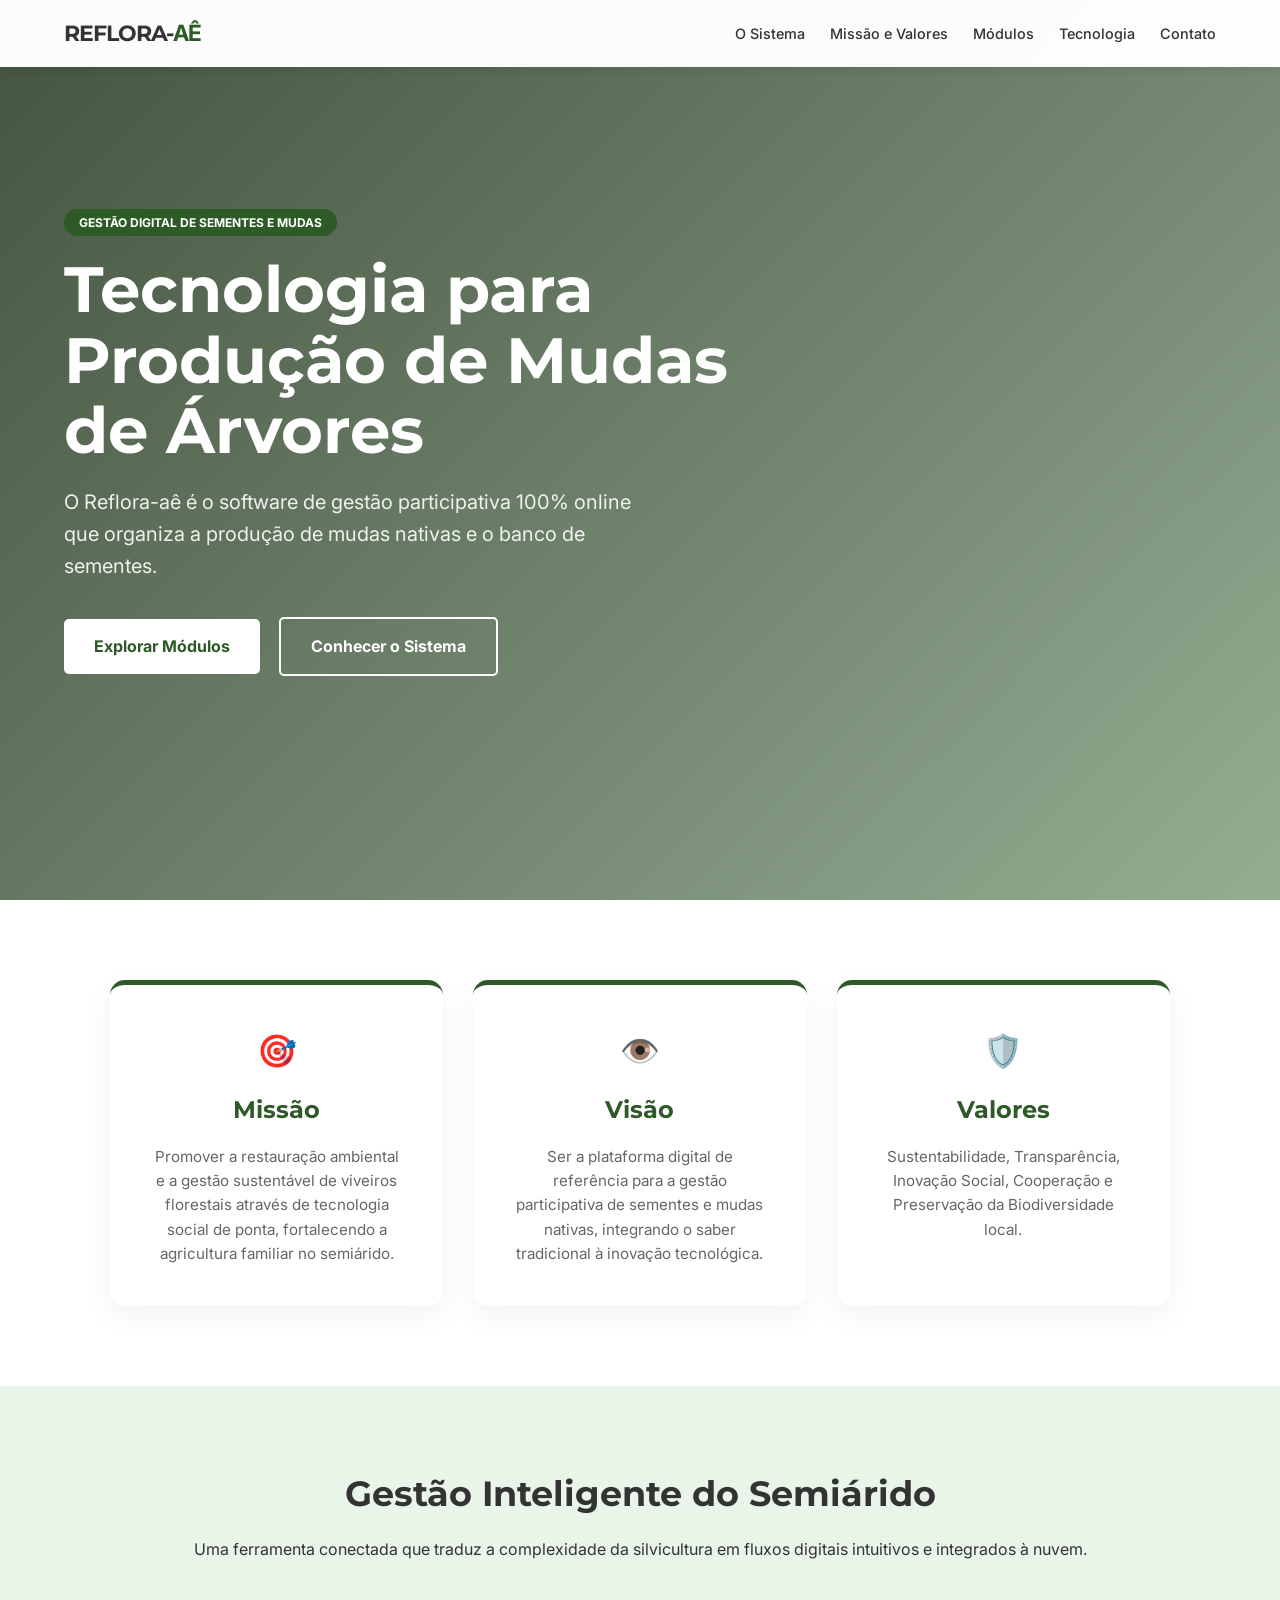
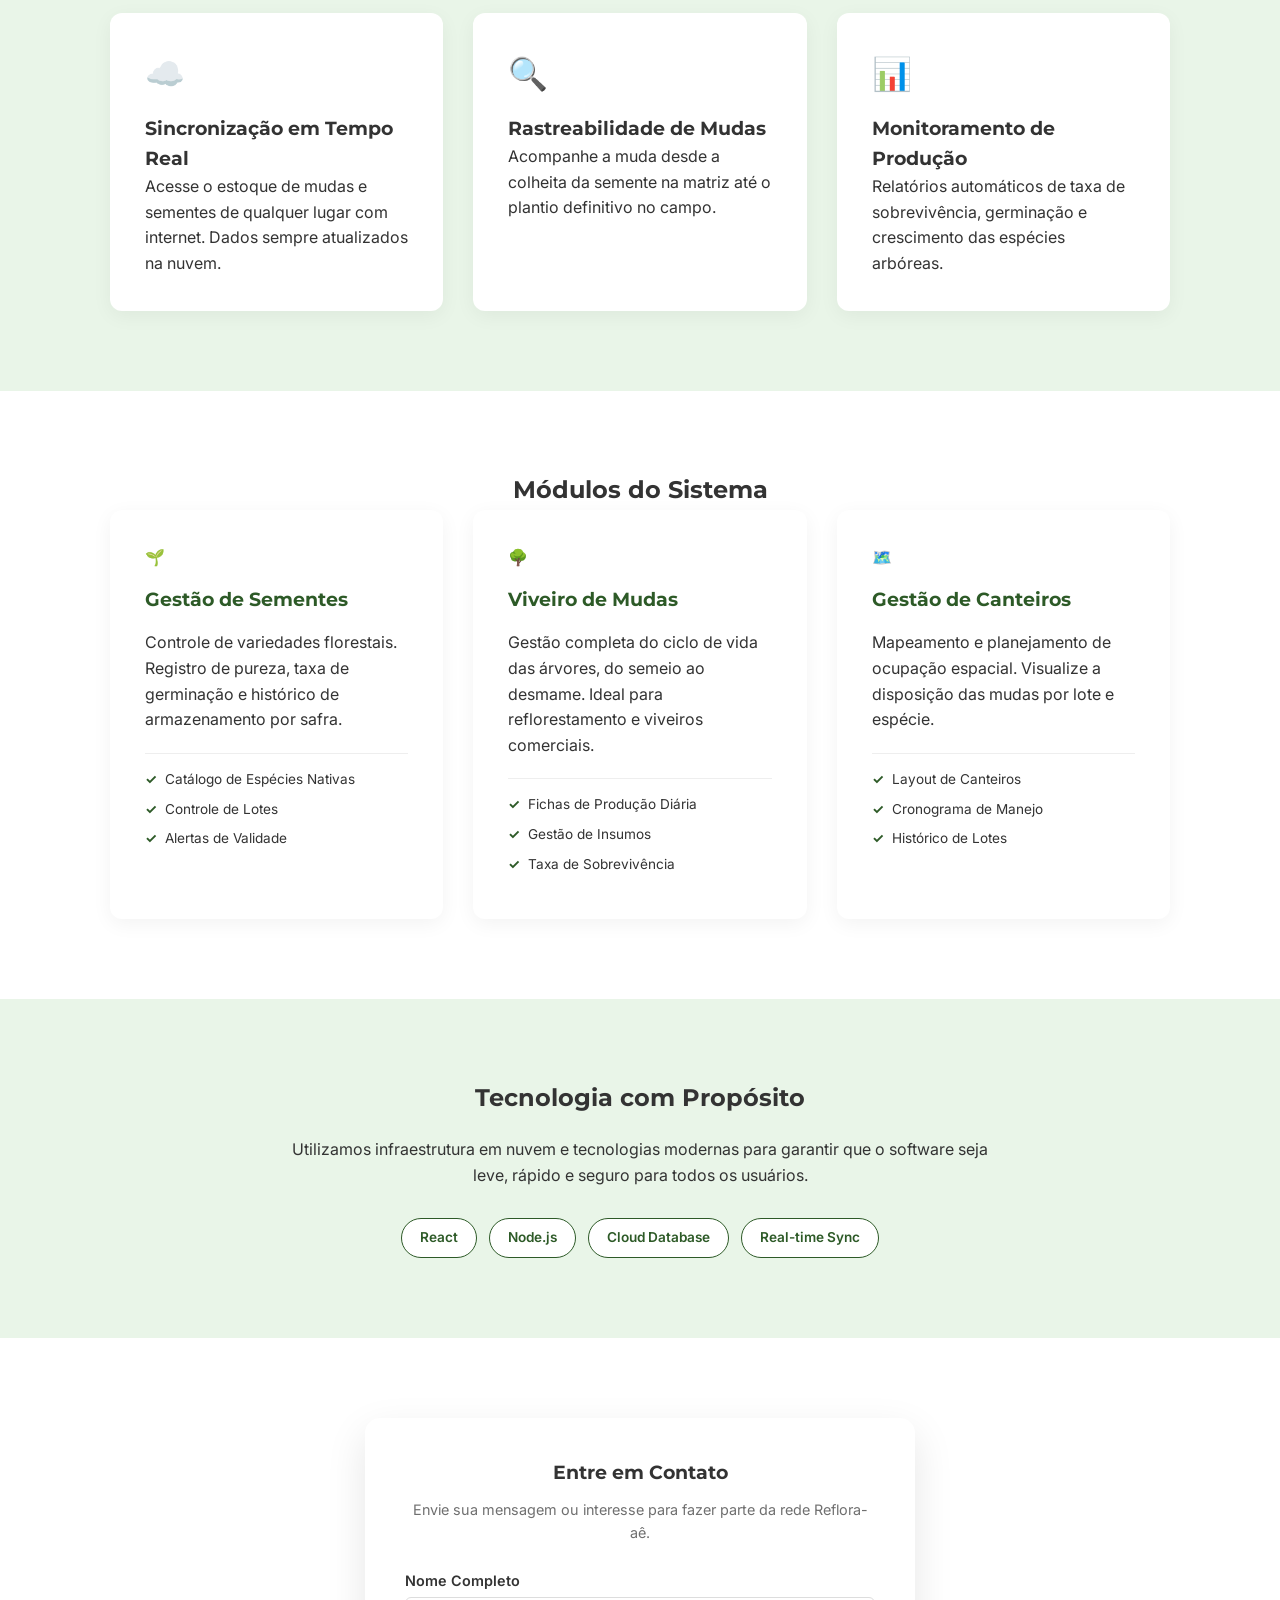
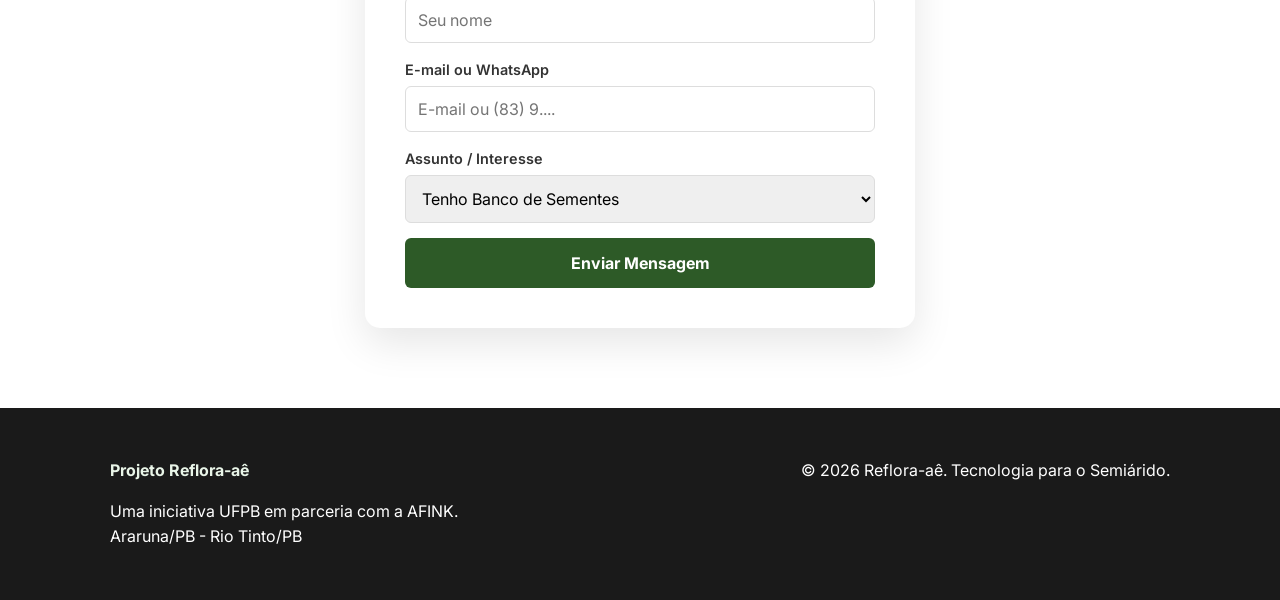
<file: reflora-ae/index.html>
<!DOCTYPE html>
<html lang="pt-br">

<head>
    <meta charset="UTF-8">
    <meta name="viewport" content="width=device-width, initial-scale=1.0">
    <title>Reflora-aê | Gestão de Sementes e Mudas</title>
    <link rel="stylesheet" href="style.css">
    <link href="https://fonts.googleapis.com/css2?family=Montserrat:wght@400;700&family=Inter:wght@300;500&display=swap"
        rel="stylesheet">
</head>

<body>

    <header class="navbar">
        <div class="logo">REFLORA-<span>AÊ</span></div>
        <div class="menu-toggle" id="mobile-menu">
            <span class="bar"></span>
            <span class="bar"></span>
            <span class="bar"></span>
        </div>
        <nav>
            <ul class="nav-list">
                <li><a href="#projeto">O Sistema</a></li>
                <li><a href="#mvv">Missão e Valores</a></li>
                <li><a href="#modulos">Módulos</a></li>
                <li><a href="#tecnologia">Tecnologia</a></li>
                <li><a href="#cadastro">Contato</a></li>
            </ul>
        </nav>
    </header>

    <section class="hero">
        <div class="hero-content">
            <span class="tag">Gestão Digital de Sementes e Mudas</span>
            <h1>Tecnologia para Produção de Mudas de Árvores</h1>
            <p>O Reflora-aê é o software de gestão participativa 100% online que organiza a produção de mudas nativas e
                o banco de sementes.</p>
            <div class="hero-btns">
                <a href="#modulos" class="btn-primary">Explorar Módulos</a>
                <a href="#projeto" class="btn-secondary">Conhecer o Sistema</a>
            </div>
        </div>
    </section>

    <section id="mvv" class="section">
        <div class="container">
            <div class="mvv-grid">
                <div class="mvv-card">
                    <div class="icon-small">🎯</div>
                    <h3>Missão</h3>
                    <p>Promover a restauração ambiental e a gestão sustentável de viveiros florestais através de
                        tecnologia social de ponta, fortalecendo a agricultura familiar no semiárido.</p>
                </div>
                <div class="mvv-card">
                    <div class="icon-small">👁️</div>
                    <h3>Visão</h3>
                    <p>Ser a plataforma digital de referência para a gestão participativa de sementes e mudas nativas,
                        integrando o saber tradicional à inovação tecnológica.</p>
                </div>
                <div class="mvv-card">
                    <div class="icon-small">🛡️</div>
                    <h3>Valores</h3>
                    <p>Sustentabilidade, Transparência, Inovação Social, Cooperação e Preservação da Biodiversidade
                        local.</p>
                </div>
            </div>
        </div>
    </section>

    <section id="projeto" class="section bg-light">
        <div class="container">
            <div class="section-header">
                <h2>Gestão Inteligente do Semiárido</h2>
                <p>Uma ferramenta conectada que traduz a complexidade da silvicultura em fluxos digitais intuitivos e
                    integrados à nuvem.</p>
            </div>

            <div class="stats-grid">
                <div class="stat-card">
                    <div class="icon-small">☁️</div>
                    <h3>Sincronização em Tempo Real</h3>
                    <p>Acesse o estoque de mudas e sementes de qualquer lugar com internet. Dados sempre atualizados na
                        nuvem.</p>
                </div>
                <div class="stat-card">
                    <div class="icon-small">🔍</div>
                    <h3>Rastreabilidade de Mudas</h3>
                    <p>Acompanhe a muda desde a colheita da semente na matriz até o plantio definitivo no campo.</p>
                </div>
                <div class="stat-card">
                    <div class="icon-small">📊</div>
                    <h3>Monitoramento de Produção</h3>
                    <p>Relatórios automáticos de taxa de sobrevivência, germinação e crescimento das espécies arbóreas.
                    </p>
                </div>
            </div>
        </div>
    </section>

    <section id="modulos" class="section">
        <div class="container">
            <h2 class="text-center">Módulos do Sistema</h2>
            <div class="features-grid">
                <div class="feature-item">
                    <div class="icon">🌱</div>
                    <h3>Gestão de Sementes</h3>
                    <p>Controle de variedades florestais. Registro de pureza, taxa de germinação e histórico de
                        armazenamento por safra.</p>
                    <ul class="feature-list">
                        <li>Catálogo de Espécies Nativas</li>
                        <li>Controle de Lotes</li>
                        <li>Alertas de Validade</li>
                    </ul>
                </div>
                <div class="feature-item">
                    <div class="icon">🌳</div>
                    <h3>Viveiro de Mudas</h3>
                    <p>Gestão completa do ciclo de vida das árvores, do semeio ao desmame. Ideal para reflorestamento e
                        viveiros comerciais.</p>
                    <ul class="feature-list">
                        <li>Fichas de Produção Diária</li>
                        <li>Gestão de Insumos</li>
                        <li>Taxa de Sobrevivência</li>
                    </ul>
                </div>
                <div class="feature-item">
                    <div class="icon">🗺️</div>
                    <h3>Gestão de Canteiros</h3>
                    <p>Mapeamento e planejamento de ocupação espacial. Visualize a disposição das mudas por lote e
                        espécie.</p>
                    <ul class="feature-list">
                        <li>Layout de Canteiros</li>
                        <li>Cronograma de Manejo</li>
                        <li>Histórico de Lotes</li>
                    </ul>
                </div>
            </div>
        </div>
    </section>

    <section id="tecnologia" class="section bg-light">
        <div class="container text-center">
            <h2>Tecnologia com Propósito</h2>
            <p style="max-width: 700px; margin: 20px auto;">Utilizamos infraestrutura em nuvem e tecnologias modernas
                para garantir que o software seja leve, rápido e seguro para todos os usuários.</p>
            <div class="tech-icons">
                <span class="tech-tag">React</span>
                <span class="tech-tag">Node.js</span>
                <span class="tech-tag">Cloud Database</span>
                <span class="tech-tag">Real-time Sync</span>
            </div>
        </div>
    </section>

    <section id="cadastro" class="section">
        <div class="container">
            <div class="login-wrapper">
                <h3 style="margin-bottom: 10px; text-align: center;">Entre em Contato</h3>
                <p style="margin-bottom: 25px; font-size: 0.9rem; opacity: 0.7; text-align: center;">Envie sua mensagem
                    ou interesse para fazer parte da rede Reflora-aê.</p>

                <form id="reflora-form" action="#" method="POST" class="space-y-6">
                    <input type="hidden" name="sheetName" value="Reflora">
                    <input type="hidden" name="repositorio" value="https://github.com/cinthialindolfo/SiteReflora-ae">
                    <div class="form-group">
                        <label>Nome Completo</label>
                        <input type="text" name="Nome" placeholder="Seu nome" required>
                    </div>

                    <div class="form-group">
                        <label>E-mail ou WhatsApp</label>
                        <input type="text" name="Contato" placeholder="E-mail ou (83) 9...." required>
                    </div>

                    <div class="form-group">
                        <label>Assunto / Interesse</label>
                        <select name="Interesse">
                            <option value="Banco de Sementes">Tenho Banco de Sementes</option>
                            <option value="Viveiro">Tenho/Quero criar um Viveiro de Mudas</option>
                            <option value="Parceria">Quero ser um parceiro técnico</option>
                            <option value="Dúvidas">Outras informações</option>
                        </select>
                    </div>

                    <button type="submit" id="submit-btn" class="btn-primary-full">Enviar Mensagem</button>
                </form>
                <div id="form-message"
                    style="margin-top: 20px; text-align: center; display: none; padding: 15px; border-radius: 5px;">
                </div>
            </div>
        </div>
    </section>

    <footer id="afink">
        <div class="container footer-content">
            <div class="footer-info">
                <h4>Projeto Reflora-aê</h4>
                <p>Uma iniciativa UFPB em parceria com a AFINK.</p>
                <p>Araruna/PB - Rio Tinto/PB</p>
            </div>
            <div class="footer-copy">
                <p>&copy; 2026 Reflora-aê. Tecnologia para o Semiárido.</p>
            </div>
        </div>
    </footer>

    <script src="script.js"></script>
</body>

</html>
</file>
<file: reflora-ae/style.css>
:root {
    --primary: #2D5A27;    /* Verde Floresta */
    --secondary: #8B5A2B;  /* Tom Terroso/Semente */
    --accent: #E9F5E8;     /* Verde Claro de Fundo */
    --text: #333;
    --white: #ffffff;
}

* {
    margin: 0;
    padding: 0;
    box-sizing: border-box;
    font-family: 'Inter', sans-serif;
}

body {
    color: var(--text);
    line-height: 1.6;
    overflow-x: hidden;
}

h1, h2, h3, .logo {
    font-family: 'Montserrat', sans-serif;
}

.container {
    max-width: 1100px;
    margin: 0 auto;
    padding: 0 20px;
}

/* Navbar */
.navbar {
    display: flex;
    justify-content: space-between;
    align-items: center;
    padding: 15px 5%;
    background: rgba(255, 255, 255, 0.98);
    backdrop-filter: blur(10px);
    position: fixed;
    width: 100%;
    top: 0;
    z-index: 1000;
    box-shadow: 0 2px 10px rgba(0,0,0,0.1);
}

.logo {
    font-weight: 700;
    font-size: 1.4rem;
    letter-spacing: -1px;
}

.logo span { color: var(--primary); }

nav ul {
    display: flex;
    list-style: none;
    align-items: center;
}

nav ul li { margin-left: 25px; }

nav ul li a {
    text-decoration: none;
    color: var(--text);
    font-size: 0.9rem;
    font-weight: 500;
    transition: 0.3s;
}

nav ul li a:hover { color: var(--primary); }

.btn-git {
    background: #24292e;
    color: white !important;
    padding: 8px 18px;
    border-radius: 50px;
}

.btn-login {
    background: var(--primary);
    color: white !important;
    padding: 8px 18px;
    border-radius: 5px;
    font-weight: 600;
}

/* Hero Section - Viveiro de Mudas de Árvores */
.hero {
    height: 100vh;
    background: linear-gradient(135deg, rgba(20, 40, 15, 0.8), rgba(45, 90, 39, 0.5)), 
                url('https://images.unsplash.com/photo-1598902108854-10e335adac99?auto=format&fit=crop&q=80'); /* Imagem real de viveiro florestal */
    background-size: cover;
    background-position: center;
    display: flex;
    align-items: center;
    color: white;
    text-align: left;
}

.hero-content {
    max-width: 850px;
    padding: 0 5%;
}

.tag {
    background: var(--primary);
    padding: 6px 15px;
    border-radius: 50px;
    font-size: 0.75rem;
    text-transform: uppercase;
    font-weight: 700;
}

.hero h1 {
    font-size: clamp(2.5rem, 6vw, 4rem);
    margin: 20px 0;
    line-height: 1.1;
}

.hero p {
    font-size: clamp(1rem, 2vw, 1.25rem);
    margin-bottom: 35px;
    max-width: 600px;
    opacity: 0.9;
}

.hero-btns a {
    text-decoration: none;
    padding: 15px 30px;
    border-radius: 5px;
    font-weight: bold;
    margin-right: 15px;
    margin-bottom: 15px;
    display: inline-block;
    transition: 0.3s transform;
}

.btn-primary { background: var(--white); color: var(--primary); }
.btn-secondary { border: 2px solid var(--white); color: var(--white); }
.hero-btns a:hover { transform: translateY(-3px); }

/* Sections General */
.section { padding: 80px 0; }
.bg-light { background: var(--accent); }
.text-center { text-align: center; }

/* MVV Section */
.mvv-grid {
    display: grid;
    grid-template-columns: repeat(auto-fit, minmax(300px, 1fr));
    gap: 30px;
}

.mvv-card {
    text-align: center;
    padding: 40px;
    background: white;
    border-radius: 15px;
    box-shadow: 0 10px 30px rgba(0,0,0,0.05);
    border-top: 5px solid var(--primary);
}

.mvv-card h3 {
    margin: 15px 0;
    color: var(--primary);
    font-size: 1.5rem;
}

.mvv-card p {
    font-size: 0.95rem;
    color: #666;
}

.section-header {
    text-align: center;
    margin-bottom: 50px;
}

.section-header h2 { font-size: 2.2rem; margin-bottom: 15px; }

/* Grids */
.stats-grid, .features-grid {
    display: grid;
    grid-template-columns: repeat(auto-fit, minmax(280px, 1fr));
    gap: 30px;
}

.stat-card, .feature-item {
    background: white;
    padding: 35px;
    border-radius: 12px;
    box-shadow: 0 5px 20px rgba(0,0,0,0.05);
    transition: 0.3s;
}

.feature-item:hover { transform: translateY(-10px); }

.icon-small { font-size: 2rem; margin-bottom: 15px; }
.feature-item h3 { margin: 15px 0; color: var(--primary); }

.feature-list {
    list-style: none;
    margin-top: 20px;
    padding-top: 15px;
    border-top: 1px solid #eee;
}

.feature-list li {
    font-size: 0.85rem;
    margin-bottom: 8px;
    display: flex;
    align-items: center;
}

.feature-list li::before {
    content: "✓";
    color: var(--primary);
    margin-right: 8px;
    font-weight: bold;
}

/* Tecnologia Tags */
.tech-icons {
    margin-top: 30px;
    display: flex;
    justify-content: center;
    gap: 12px;
    flex-wrap: wrap;
}

.tech-tag {
    background: white;
    padding: 8px 18px;
    border-radius: 50px;
    font-size: 0.85rem;
    font-weight: 600;
    border: 1px solid var(--primary);
    color: var(--primary);
}

/* Formulário de Cadastro */
.login-wrapper {
    max-width: 550px;
    margin: 0 auto;
    background: white;
    padding: 40px;
    border-radius: 15px;
    box-shadow: 0 15px 40px rgba(0,0,0,0.1);
}

.form-group { margin-bottom: 15px; }
.form-group label { display: block; font-size: 0.9rem; margin-bottom: 5px; font-weight: 600; }
.form-group input, .form-group select {
    width: 100%;
    padding: 12px;
    border: 1px solid #ddd;
    border-radius: 6px;
    font-size: 1rem;
}

.btn-primary-full {
    width: 100%;
    padding: 15px;
    background: var(--primary);
    color: white;
    border: none;
    border-radius: 6px;
    font-weight: bold;
    font-size: 1rem;
    cursor: pointer;
    transition: 0.3s;
}

.btn-primary-full:hover { background: #1e3d1a; }

/* Footer */
footer { background: #1a1a1a; color: white; padding: 50px 0; }
.footer-content { display: flex; justify-content: space-between; flex-wrap: wrap; gap: 30px; }
.footer-info h4 { margin-bottom: 15px; color: var(--accent); }

/* Menu Mobile Toggle */
.menu-toggle { display: none; cursor: pointer; flex-direction: column; gap: 5px; }
.bar { width: 25px; height: 3px; background: var(--text); border-radius: 5px; transition: 0.3s; }

/* Responsividade */
@media (max-width: 992px) {
    .hero h1 { font-size: 3rem; }
}

@media (max-width: 768px) {
    .menu-toggle { display: flex; }
    
    .nav-list {
        position: fixed;
        right: -100%;
        top: 0;
        height: 100vh;
        width: 80%;
        background: white;
        flex-direction: column;
        justify-content: center;
        transition: 0.4s;
        box-shadow: -10px 0 30px rgba(0,0,0,0.1);
    }

    .nav-list.active { right: 0; }
    .nav-list li { margin: 15px 0; margin-left: 0; }
    
    .hero { text-align: center; }
    .hero-content { padding: 0 20px; }
    .hero-btns a { margin-right: 0; width: 100%; }
    
    .section { padding: 60px 0; }
    .footer-content { flex-direction: column; text-align: center; }
}

@media (max-width: 480px) {
    .hero h1 { font-size: 2.2rem; }
    .login-wrapper { padding: 25px; }
}
</file>
